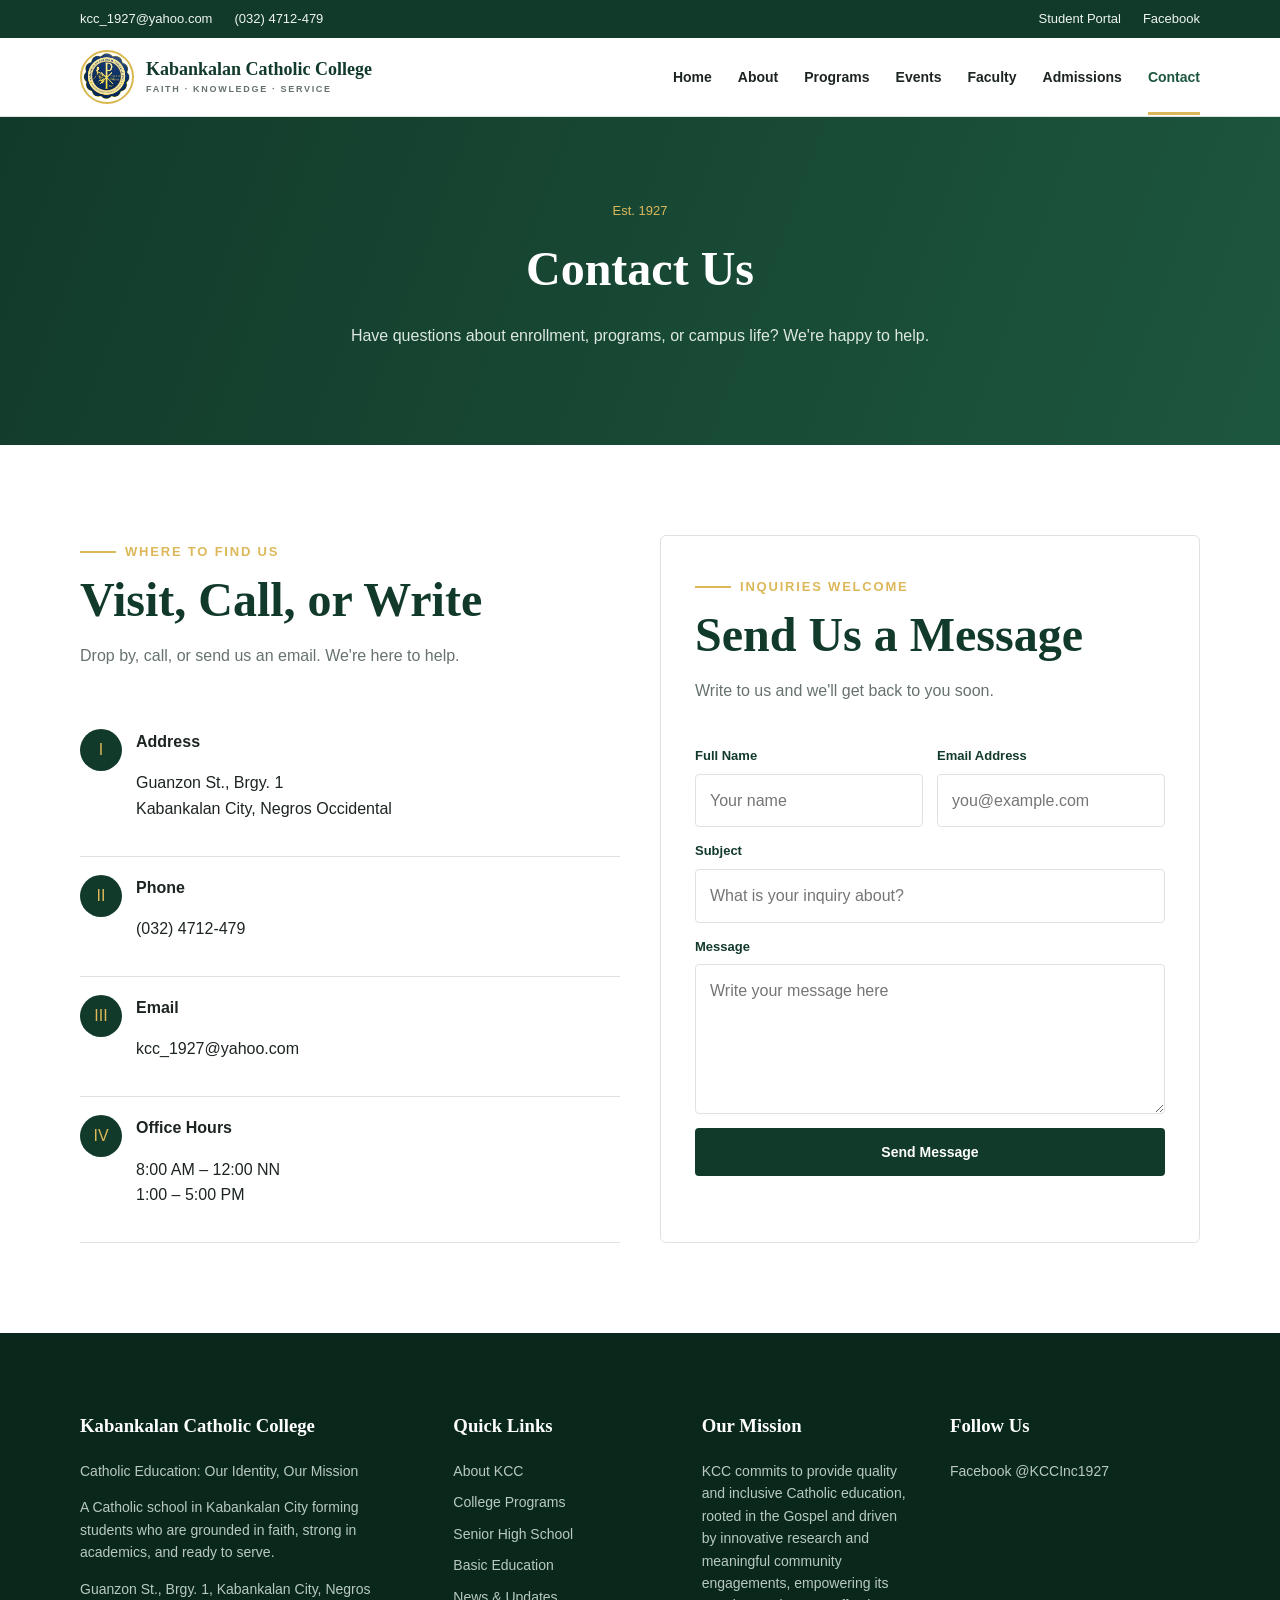
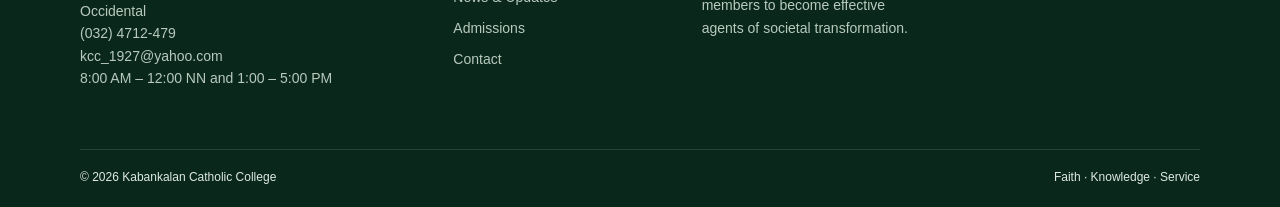
<file: contact.html>
<!doctype html>
<html lang="en">
<head><meta charset="utf-8"><meta name="viewport" content="width=device-width, initial-scale=1"><title>Contact — KCC</title><link rel="stylesheet" href="assets/style.css"></head>
<body>
<div class="topbar"><div class="container"><div class="topbar-info"><span>kcc_1927@yahoo.com</span><span>(032) 4712-479</span></div><div class="topbar-links"><a href="contact.html">Student Portal</a><a href="https://www.facebook.com/KCCInc1927" target="_blank" rel="noopener">Facebook</a></div></div></div>
<header class="site-header"><div class="container nav"><a class="brand" href="index.html"><span class="brand-mark" role="img" aria-label="Kabankalan Catholic College logo"></span><span class="brand-name">Kabankalan Catholic College<small>FAITH · KNOWLEDGE · SERVICE</small></span></a><button class="menu-toggle" aria-label="Open menu" aria-expanded="false">☰</button><nav class="nav-links"><a href="index.html">Home</a><a href="about.html">About</a><a href="course-details.html">Programs</a><a href="events.html">Events</a><a href="trainers.html">Faculty</a><a href="pricing.html">Admissions</a><a class="active" href="contact.html">Contact</a></nav></div></header>
<main><section class="page-hero"><div class="container"><span class="breadcrumb">Est. 1927</span><h1>Contact Us</h1><p>Have questions about enrollment, programs, or campus life? We're happy to help.</p></div></section>
<section class="section"><div class="container contact-grid"><div><div class="section-heading"><span class="eyebrow">Where to Find Us</span><h2>Visit, Call, or Write</h2><p>Drop by, call, or send us an email. We're here to help.</p></div><div class="contact-card"><span>I</span><div><strong>Address</strong><p>Guanzon St., Brgy. 1<br>Kabankalan City, Negros Occidental</p></div></div><div class="contact-card"><span>II</span><div><strong>Phone</strong><p>(032) 4712-479</p></div></div><div class="contact-card"><span>III</span><div><strong>Email</strong><p>kcc_1927@yahoo.com</p></div></div><div class="contact-card"><span>IV</span><div><strong>Office Hours</strong><p>8:00 AM – 12:00 NN<br>1:00 – 5:00 PM</p></div></div></div>
<form class="main-panel"><div class="section-heading"><span class="eyebrow">Inquiries Welcome</span><h2>Send Us a Message</h2><p>Write to us and we'll get back to you soon.</p></div><div class="form-grid"><div class="field"><label for="name">Full Name</label><input id="name" name="name" placeholder="Your name"></div><div class="field"><label for="email">Email Address</label><input id="email" name="email" type="email" placeholder="you@example.com"></div><div class="field full"><label for="subject">Subject</label><input id="subject" name="subject" placeholder="What is your inquiry about?"></div><div class="field full"><label for="message">Message</label><textarea id="message" name="message" placeholder="Write your message here"></textarea></div><div class="field full"><button class="btn" type="submit" style="border:0;background:var(--green);color:white">Send Message</button></div></div></form></div></section></main>
<footer class="footer"><div class="container"><div class="footer-grid"><div><h3>Kabankalan Catholic College</h3><p>Catholic Education: Our Identity, Our Mission</p><p>A Catholic school in Kabankalan City forming students who are grounded in faith, strong in academics, and ready to serve.</p><p>Guanzon St., Brgy. 1, Kabankalan City, Negros Occidental<br>(032) 4712-479<br>kcc_1927@yahoo.com<br>8:00 AM – 12:00 NN and 1:00 – 5:00 PM</p></div><div><h3>Quick Links</h3><div class="footer-links"><a href="about.html">About KCC</a><a href="course-details.html">College Programs</a><a href="starter-page.html">Senior High School</a><a href="starter-page.html">Basic Education</a><a href="events.html">News &amp; Updates</a><a href="pricing.html">Admissions</a><a href="contact.html">Contact</a></div></div><div><h3>Our Mission</h3><p>KCC commits to provide quality and inclusive Catholic education, rooted in the Gospel and driven by innovative research and meaningful community engagements, empowering its members to become effective agents of societal transformation.</p></div><div><h3>Follow Us</h3><p><a href="https://www.facebook.com/KCCInc1927" target="_blank" rel="noopener">Facebook @KCCInc1927</a></p></div></div><div class="footer-bottom"><span>© 2026 Kabankalan Catholic College</span><span>Faith · Knowledge · Service</span></div></div></footer>
<script src="assets/main.js"></script>
</body></html>
</file>
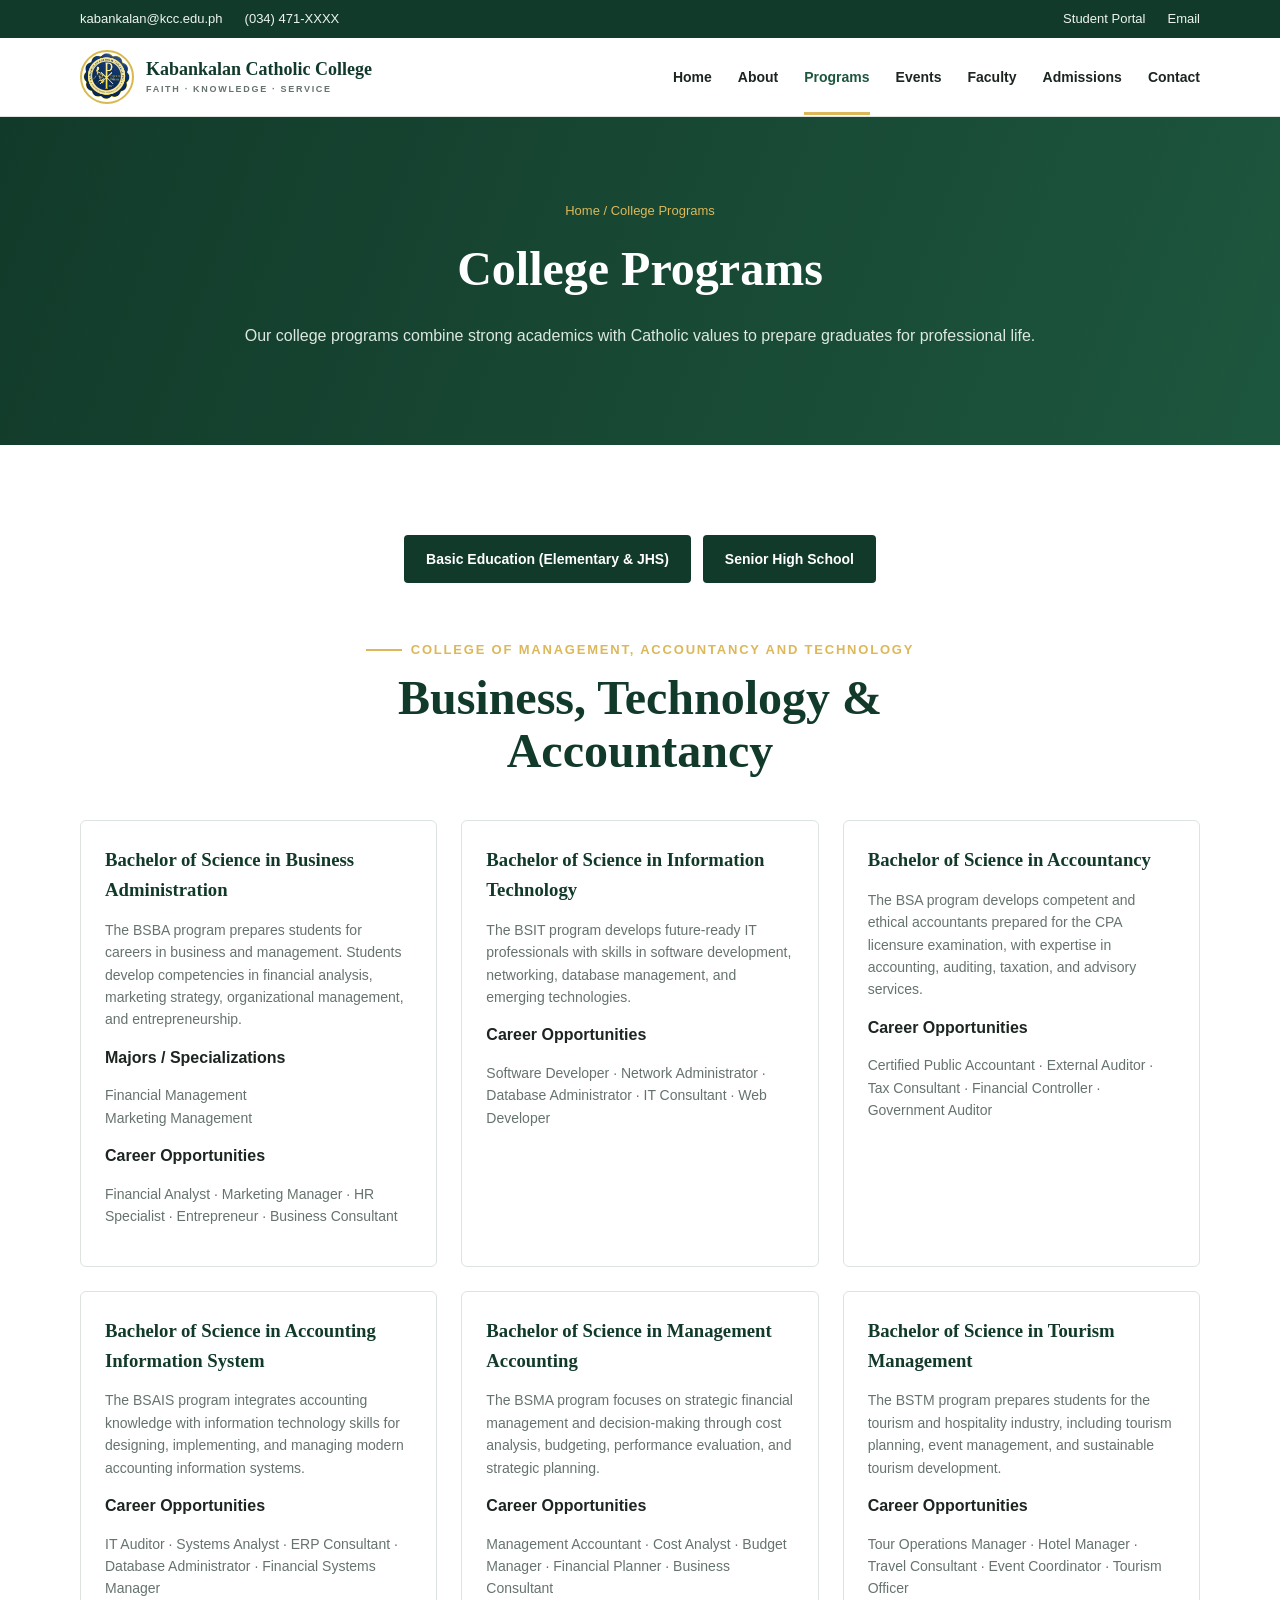
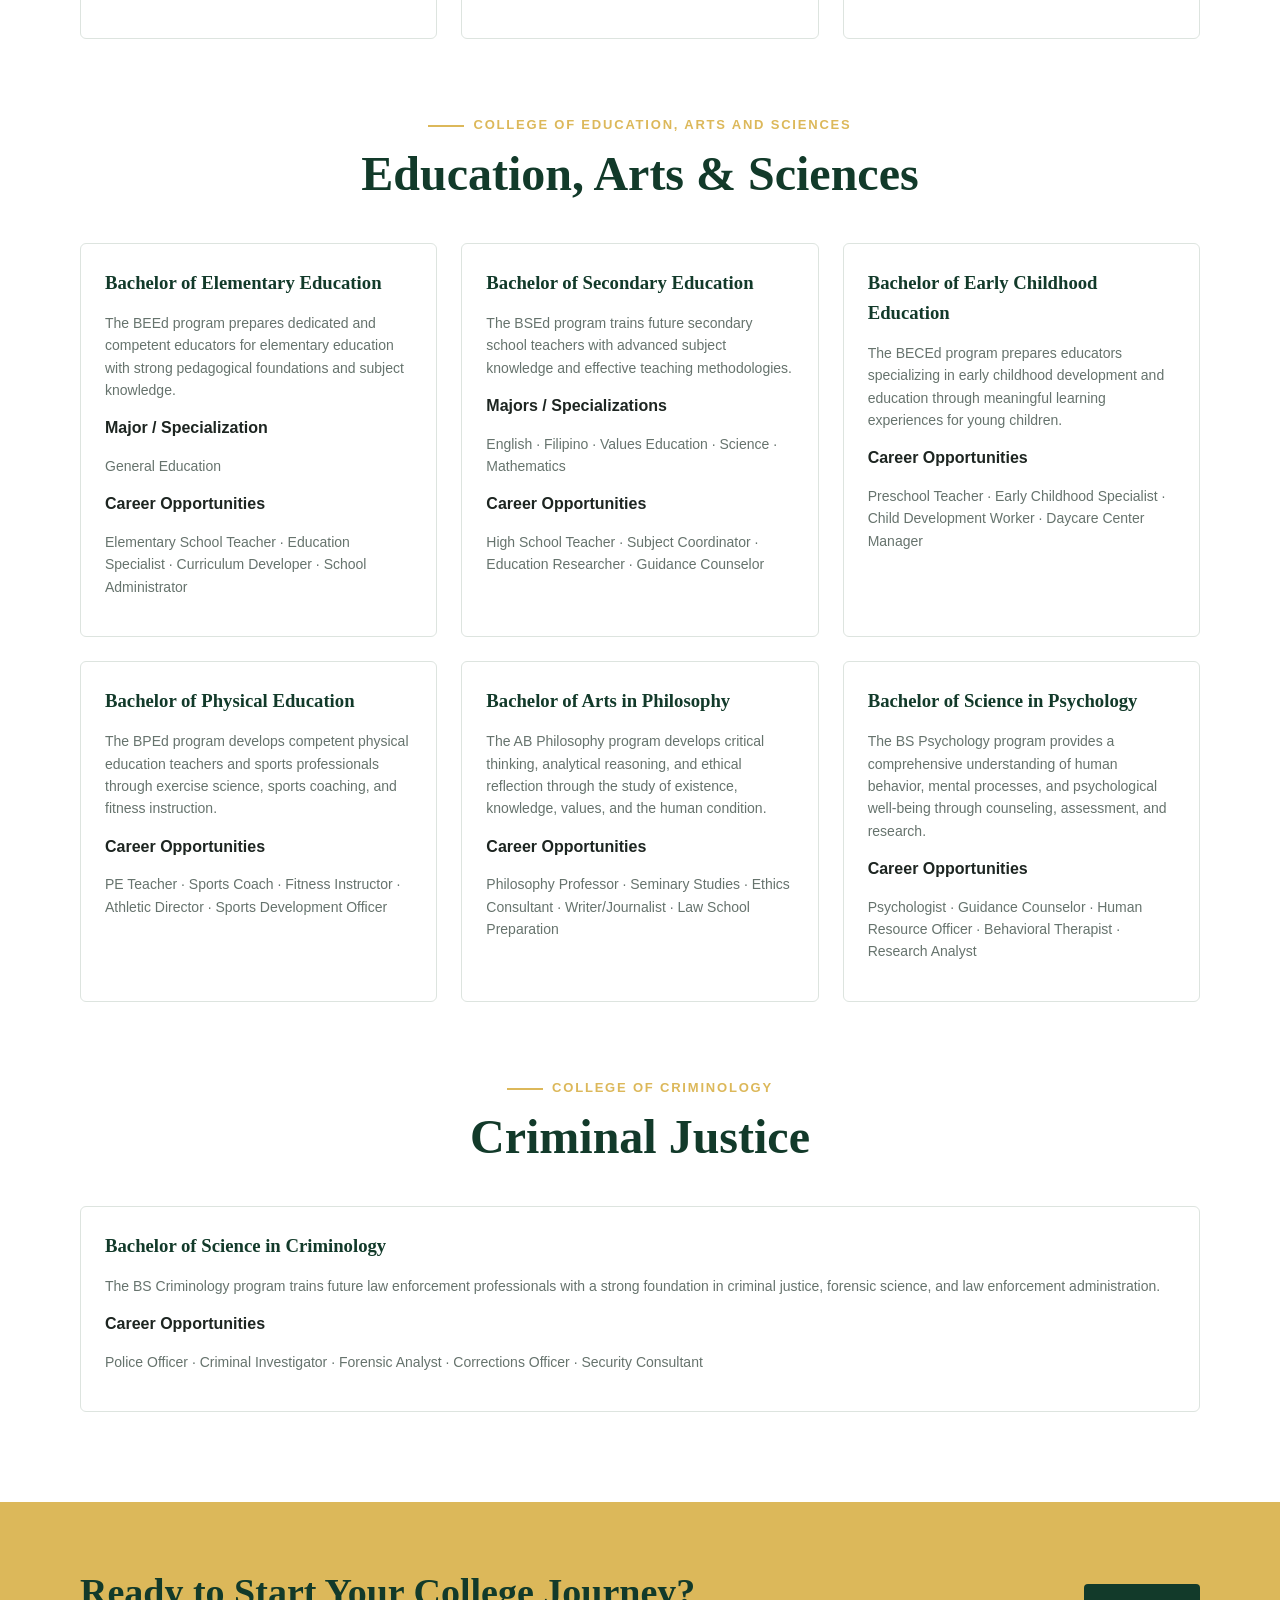
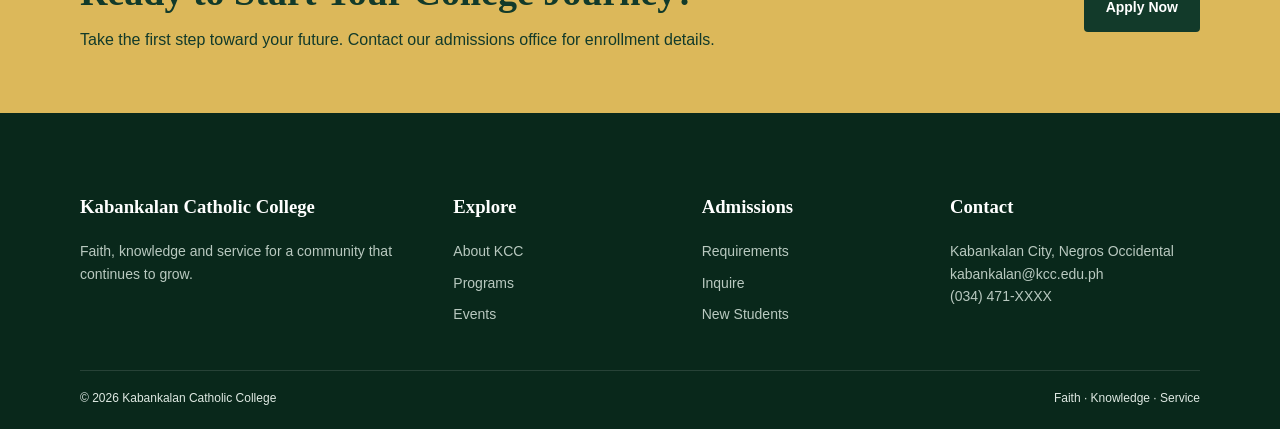
<file: course-details.html>
<!doctype html>
<html lang="en">
<head><meta charset="utf-8"><meta name="viewport" content="width=device-width, initial-scale=1"><title>Academic Programs — KCC</title><link rel="stylesheet" href="assets/style.css"></head>
<body>
<div class="topbar"><div class="container"><div class="topbar-info"><span>kabankalan@kcc.edu.ph</span><span>(034) 471-XXXX</span></div><div class="topbar-links"><a href="contact.html">Student Portal</a><a href="contact.html">Email</a></div></div></div>
<header class="site-header"><div class="container nav"><a class="brand" href="index.html"><span class="brand-mark" role="img" aria-label="Kabankalan Catholic College logo"></span><span class="brand-name">Kabankalan Catholic College<small>FAITH · KNOWLEDGE · SERVICE</small></span></a><button class="menu-toggle" aria-label="Open menu" aria-expanded="false">☰</button><nav class="nav-links"><a href="index.html">Home</a><a href="about.html">About</a><a class="active" href="course-details.html">Programs</a><a href="events.html">Events</a><a href="trainers.html">Faculty</a><a href="pricing.html">Admissions</a><a href="contact.html">Contact</a></nav></div></header>
<main>
<section class="page-hero"><div class="container"><span class="breadcrumb">Home / College Programs</span><h1>College Programs</h1><p>Our college programs combine strong academics with Catholic values to prepare graduates for professional life.</p></div></section>
<section class="section"><div class="container">
<div class="hero-actions" style="justify-content:center;margin:0 0 50px"><a class="btn" style="background:var(--green);color:white" href="https://kcc.edu.ph/basic-education" target="_blank" rel="noopener">Basic Education (Elementary &amp; JHS)</a><a class="btn" style="background:var(--green);color:white" href="https://kcc.edu.ph/senior-high" target="_blank" rel="noopener">Senior High School</a></div>
<div class="section-heading center"><span class="eyebrow">College of Management, Accountancy and Technology</span><h2>Business, Technology &amp; Accountancy</h2></div>
<div class="cards-grid">
<article class="card"><div class="card-body"><h3>Bachelor of Science in Business Administration</h3><p>The BSBA program prepares students for careers in business and management. Students develop competencies in financial analysis, marketing strategy, organizational management, and entrepreneurship.</p><strong>Majors / Specializations</strong><p>Financial Management<br>Marketing Management</p><strong>Career Opportunities</strong><p>Financial Analyst · Marketing Manager · HR Specialist · Entrepreneur · Business Consultant</p></div></article>
<article class="card"><div class="card-body"><h3>Bachelor of Science in Information Technology</h3><p>The BSIT program develops future-ready IT professionals with skills in software development, networking, database management, and emerging technologies.</p><strong>Career Opportunities</strong><p>Software Developer · Network Administrator · Database Administrator · IT Consultant · Web Developer</p></div></article>
<article class="card"><div class="card-body"><h3>Bachelor of Science in Accountancy</h3><p>The BSA program develops competent and ethical accountants prepared for the CPA licensure examination, with expertise in accounting, auditing, taxation, and advisory services.</p><strong>Career Opportunities</strong><p>Certified Public Accountant · External Auditor · Tax Consultant · Financial Controller · Government Auditor</p></div></article>
<article class="card"><div class="card-body"><h3>Bachelor of Science in Accounting Information System</h3><p>The BSAIS program integrates accounting knowledge with information technology skills for designing, implementing, and managing modern accounting information systems.</p><strong>Career Opportunities</strong><p>IT Auditor · Systems Analyst · ERP Consultant · Database Administrator · Financial Systems Manager</p></div></article>
<article class="card"><div class="card-body"><h3>Bachelor of Science in Management Accounting</h3><p>The BSMA program focuses on strategic financial management and decision-making through cost analysis, budgeting, performance evaluation, and strategic planning.</p><strong>Career Opportunities</strong><p>Management Accountant · Cost Analyst · Budget Manager · Financial Planner · Business Consultant</p></div></article>
<article class="card"><div class="card-body"><h3>Bachelor of Science in Tourism Management</h3><p>The BSTM program prepares students for the tourism and hospitality industry, including tourism planning, event management, and sustainable tourism development.</p><strong>Career Opportunities</strong><p>Tour Operations Manager · Hotel Manager · Travel Consultant · Event Coordinator · Tourism Officer</p></div></article>
</div>

<div class="section-heading center" style="margin-top:70px"><span class="eyebrow">College of Education, Arts and Sciences</span><h2>Education, Arts &amp; Sciences</h2></div>
<div class="cards-grid">
<article class="card"><div class="card-body"><h3>Bachelor of Elementary Education</h3><p>The BEEd program prepares dedicated and competent educators for elementary education with strong pedagogical foundations and subject knowledge.</p><strong>Major / Specialization</strong><p>General Education</p><strong>Career Opportunities</strong><p>Elementary School Teacher · Education Specialist · Curriculum Developer · School Administrator</p></div></article>
<article class="card"><div class="card-body"><h3>Bachelor of Secondary Education</h3><p>The BSEd program trains future secondary school teachers with advanced subject knowledge and effective teaching methodologies.</p><strong>Majors / Specializations</strong><p>English · Filipino · Values Education · Science · Mathematics</p><strong>Career Opportunities</strong><p>High School Teacher · Subject Coordinator · Education Researcher · Guidance Counselor</p></div></article>
<article class="card"><div class="card-body"><h3>Bachelor of Early Childhood Education</h3><p>The BECEd program prepares educators specializing in early childhood development and education through meaningful learning experiences for young children.</p><strong>Career Opportunities</strong><p>Preschool Teacher · Early Childhood Specialist · Child Development Worker · Daycare Center Manager</p></div></article>
<article class="card"><div class="card-body"><h3>Bachelor of Physical Education</h3><p>The BPEd program develops competent physical education teachers and sports professionals through exercise science, sports coaching, and fitness instruction.</p><strong>Career Opportunities</strong><p>PE Teacher · Sports Coach · Fitness Instructor · Athletic Director · Sports Development Officer</p></div></article>
<article class="card"><div class="card-body"><h3>Bachelor of Arts in Philosophy</h3><p>The AB Philosophy program develops critical thinking, analytical reasoning, and ethical reflection through the study of existence, knowledge, values, and the human condition.</p><strong>Career Opportunities</strong><p>Philosophy Professor · Seminary Studies · Ethics Consultant · Writer/Journalist · Law School Preparation</p></div></article>
<article class="card"><div class="card-body"><h3>Bachelor of Science in Psychology</h3><p>The BS Psychology program provides a comprehensive understanding of human behavior, mental processes, and psychological well-being through counseling, assessment, and research.</p><strong>Career Opportunities</strong><p>Psychologist · Guidance Counselor · Human Resource Officer · Behavioral Therapist · Research Analyst</p></div></article>
</div>

<div class="section-heading center" style="margin-top:70px"><span class="eyebrow">College of Criminology</span><h2>Criminal Justice</h2></div>
<div class="cards-grid" style="grid-template-columns:minmax(260px,1fr)">
<article class="card"><div class="card-body"><h3>Bachelor of Science in Criminology</h3><p>The BS Criminology program trains future law enforcement professionals with a strong foundation in criminal justice, forensic science, and law enforcement administration.</p><strong>Career Opportunities</strong><p>Police Officer · Criminal Investigator · Forensic Analyst · Corrections Officer · Security Consultant</p></div></article>
</div>
</div></section>

<section class="cta"><div class="container cta-inner"><div><h2>Ready to Start Your College Journey?</h2><p>Take the first step toward your future. Contact our admissions office for enrollment details.</p></div><a class="btn" href="https://kcc.wela.ph/" target="_blank" rel="noopener">Apply Now</a></div></section>
</main>
<footer class="footer"><div class="container"><div class="footer-grid"><div><h3>Kabankalan Catholic College</h3><p>Faith, knowledge and service for a community that continues to grow.</p></div><div><h3>Explore</h3><div class="footer-links"><a href="about.html">About KCC</a><a href="course-details.html">Programs</a><a href="events.html">Events</a></div></div><div><h3>Admissions</h3><div class="footer-links"><a href="pricing.html">Requirements</a><a href="contact.html">Inquire</a><a href="starter-page.html">New Students</a></div></div><div><h3>Contact</h3><p>Kabankalan City, Negros Occidental<br>kabankalan@kcc.edu.ph<br>(034) 471-XXXX</p></div></div><div class="footer-bottom"><span>© 2026 Kabankalan Catholic College</span><span>Faith · Knowledge · Service</span></div></div></footer>
<script src="assets/main.js"></script>
</body></html>
</file>
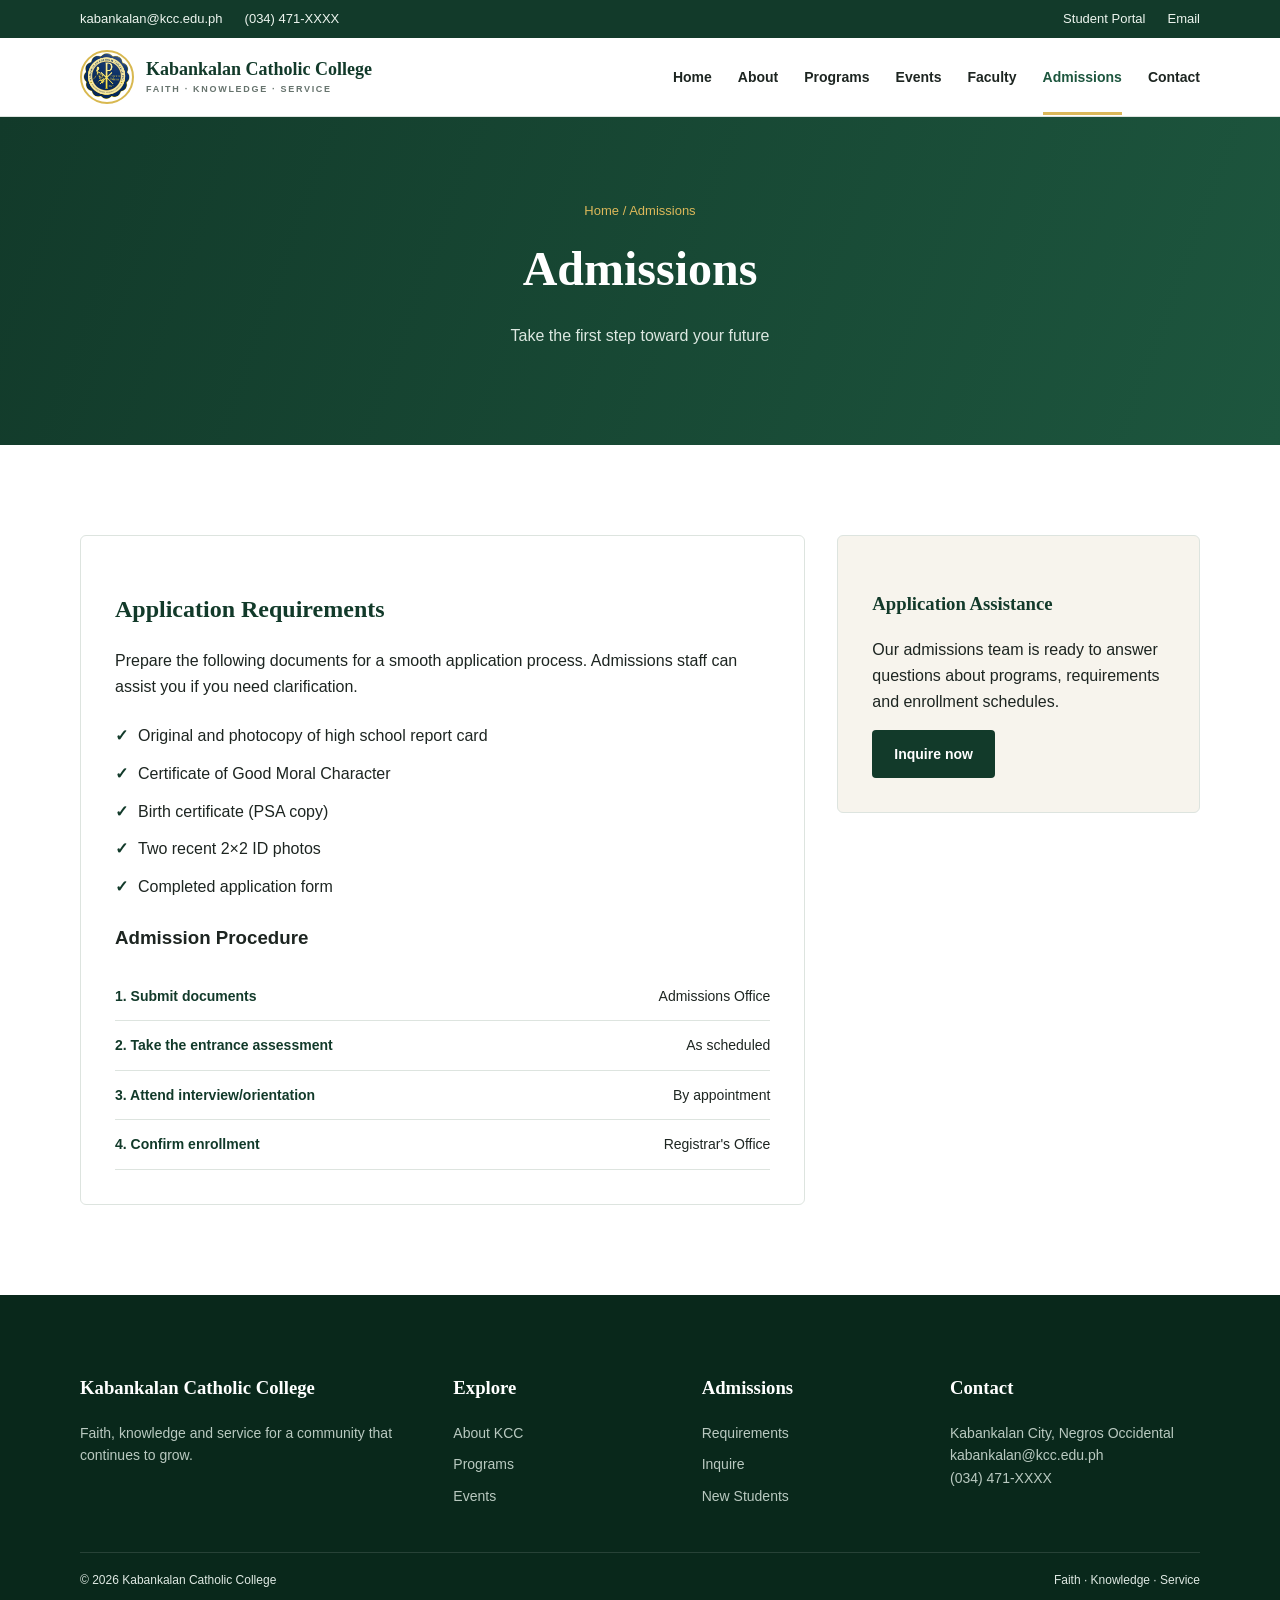
<file: pricing.html>
<!doctype html>
<html lang="en">
<head><meta charset="utf-8"><meta name="viewport" content="width=device-width, initial-scale=1"><title>Admissions — KCC</title><link rel="stylesheet" href="assets/style.css"></head>
<body>
<div class="topbar"><div class="container"><div class="topbar-info"><span>kabankalan@kcc.edu.ph</span><span>(034) 471-XXXX</span></div><div class="topbar-links"><a href="contact.html">Student Portal</a><a href="contact.html">Email</a></div></div></div>
<header class="site-header"><div class="container nav"><a class="brand" href="index.html"><span class="brand-mark" role="img" aria-label="Kabankalan Catholic College logo"></span><span class="brand-name">Kabankalan Catholic College<small>FAITH · KNOWLEDGE · SERVICE</small></span></a><button class="menu-toggle" aria-label="Open menu" aria-expanded="false">☰</button><nav class="nav-links"><a href="index.html">Home</a><a href="about.html">About</a><a href="course-details.html">Programs</a><a href="events.html">Events</a><a href="trainers.html">Faculty</a><a class="active" href="pricing.html">Admissions</a><a href="contact.html">Contact</a></nav></div></header>
<main><section class="page-hero"><div class="container"><span class="breadcrumb">Home / Admissions</span><h1>Admissions</h1><p>Take the first step toward your future</p></div></section>
<section class="section"><div class="container content-grid"><div class="main-panel"><h2>Application Requirements</h2><p>Prepare the following documents for a smooth application process. Admissions staff can assist you if you need clarification.</p><ul class="check-list"><li>Original and photocopy of high school report card</li><li>Certificate of Good Moral Character</li><li>Birth certificate (PSA copy)</li><li>Two recent 2×2 ID photos</li><li>Completed application form</li></ul><h3>Admission Procedure</h3><div class="info-row"><strong>1. Submit documents</strong><span>Admissions Office</span></div><div class="info-row"><strong>2. Take the entrance assessment</strong><span>As scheduled</span></div><div class="info-row"><strong>3. Attend interview/orientation</strong><span>By appointment</span></div><div class="info-row"><strong>4. Confirm enrollment</strong><span>Registrar's Office</span></div></div><aside class="side-panel"><h3>Application Assistance</h3><p>Our admissions team is ready to answer questions about programs, requirements and enrollment schedules.</p><a class="btn" style="background:var(--green);color:white" href="contact.html">Inquire now</a></aside></div></section></main>
<footer class="footer"><div class="container"><div class="footer-grid"><div><h3>Kabankalan Catholic College</h3><p>Faith, knowledge and service for a community that continues to grow.</p></div><div><h3>Explore</h3><div class="footer-links"><a href="about.html">About KCC</a><a href="course-details.html">Programs</a><a href="events.html">Events</a></div></div><div><h3>Admissions</h3><div class="footer-links"><a href="pricing.html">Requirements</a><a href="contact.html">Inquire</a><a href="starter-page.html">New Students</a></div></div><div><h3>Contact</h3><p>Kabankalan City, Negros Occidental<br>kabankalan@kcc.edu.ph<br>(034) 471-XXXX</p></div></div><div class="footer-bottom"><span>© 2026 Kabankalan Catholic College</span><span>Faith · Knowledge · Service</span></div></div></footer>
<script src="assets/main.js"></script>
</body></html>
</file>
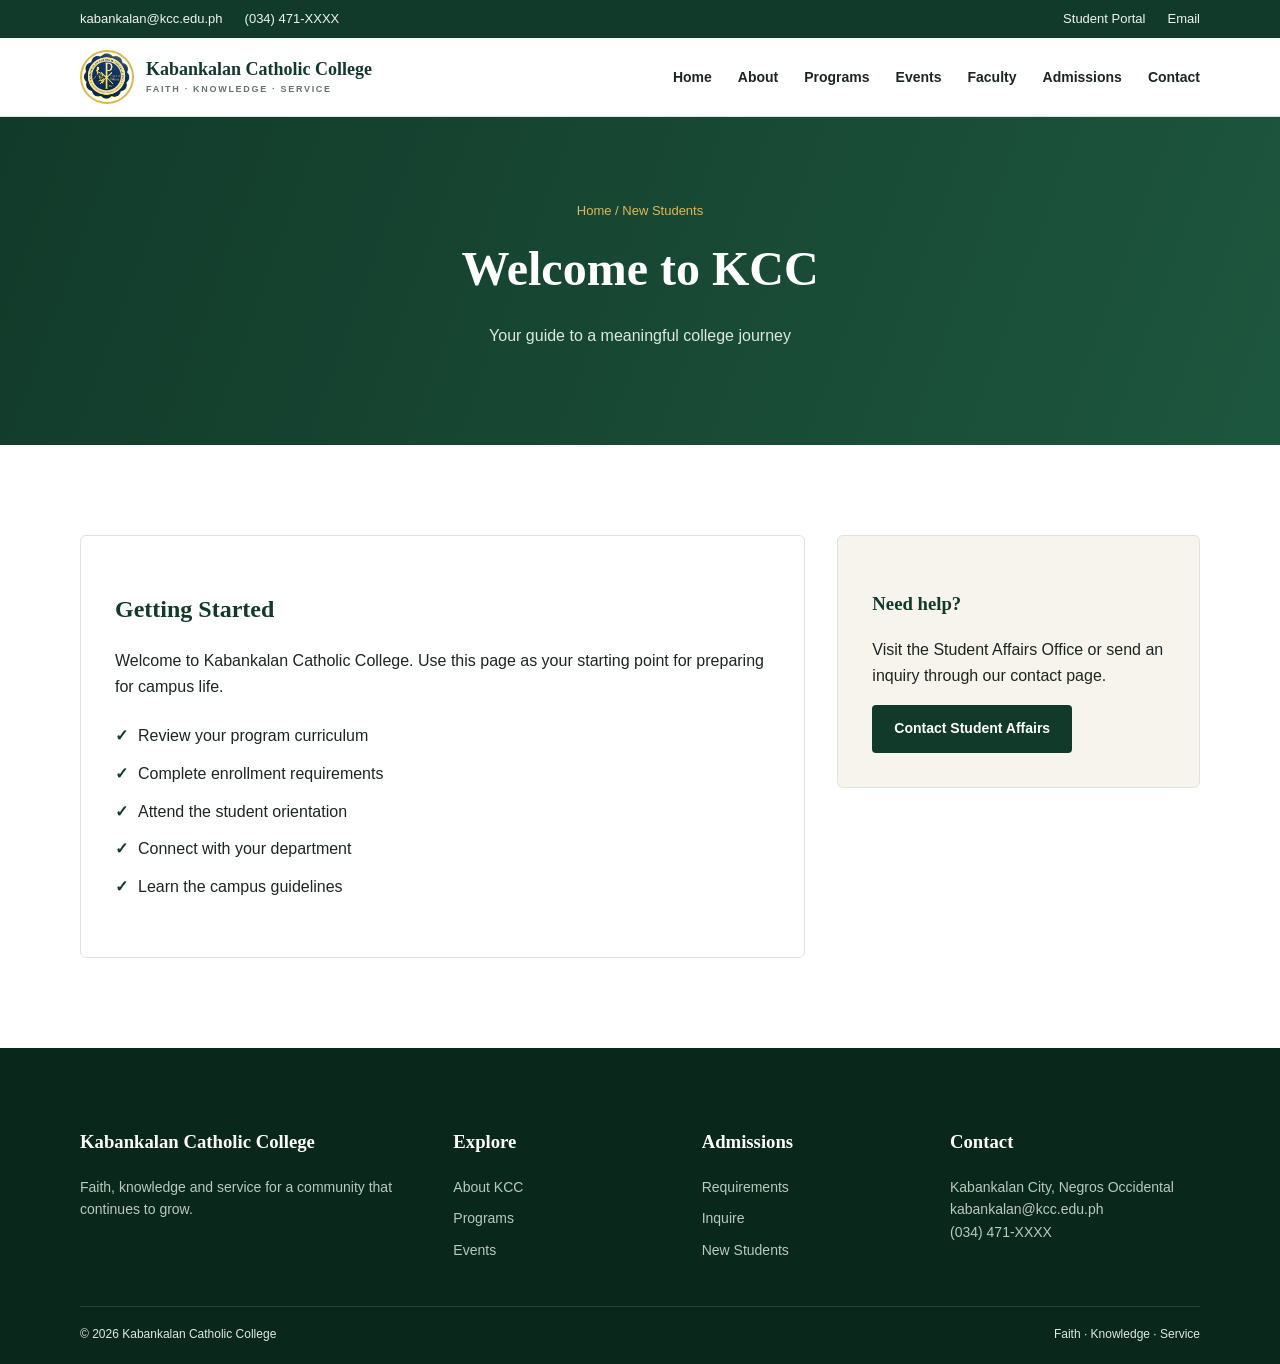
<file: starter-page.html>
<!doctype html>
<html lang="en">
<head><meta charset="utf-8"><meta name="viewport" content="width=device-width, initial-scale=1"><title>New Students — KCC</title><link rel="stylesheet" href="assets/style.css"></head>
<body>
<div class="topbar"><div class="container"><div class="topbar-info"><span>kabankalan@kcc.edu.ph</span><span>(034) 471-XXXX</span></div><div class="topbar-links"><a href="contact.html">Student Portal</a><a href="contact.html">Email</a></div></div></div>
<header class="site-header"><div class="container nav"><a class="brand" href="index.html"><span class="brand-mark" role="img" aria-label="Kabankalan Catholic College logo"></span><span class="brand-name">Kabankalan Catholic College<small>FAITH · KNOWLEDGE · SERVICE</small></span></a><button class="menu-toggle" aria-label="Open menu" aria-expanded="false">☰</button><nav class="nav-links"><a href="index.html">Home</a><a href="about.html">About</a><a href="course-details.html">Programs</a><a href="events.html">Events</a><a href="trainers.html">Faculty</a><a href="pricing.html">Admissions</a><a href="contact.html">Contact</a></nav></div></header>
<main><section class="page-hero"><div class="container"><span class="breadcrumb">Home / New Students</span><h1>Welcome to KCC</h1><p>Your guide to a meaningful college journey</p></div></section>
<section class="section"><div class="container content-grid"><div class="main-panel"><h2>Getting Started</h2><p>Welcome to Kabankalan Catholic College. Use this page as your starting point for preparing for campus life.</p><ul class="check-list"><li>Review your program curriculum</li><li>Complete enrollment requirements</li><li>Attend the student orientation</li><li>Connect with your department</li><li>Learn the campus guidelines</li></ul></div><aside class="side-panel"><h3>Need help?</h3><p>Visit the Student Affairs Office or send an inquiry through our contact page.</p><a class="btn" style="background:var(--green);color:white" href="contact.html">Contact Student Affairs</a></aside></div></section></main>
<footer class="footer"><div class="container"><div class="footer-grid"><div><h3>Kabankalan Catholic College</h3><p>Faith, knowledge and service for a community that continues to grow.</p></div><div><h3>Explore</h3><div class="footer-links"><a href="about.html">About KCC</a><a href="course-details.html">Programs</a><a href="events.html">Events</a></div></div><div><h3>Admissions</h3><div class="footer-links"><a href="pricing.html">Requirements</a><a href="contact.html">Inquire</a><a href="starter-page.html">New Students</a></div></div><div><h3>Contact</h3><p>Kabankalan City, Negros Occidental<br>kabankalan@kcc.edu.ph<br>(034) 471-XXXX</p></div></div><div class="footer-bottom"><span>© 2026 Kabankalan Catholic College</span><span>Faith · Knowledge · Service</span></div></div></footer>
<script src="assets/main.js"></script>
</body></html>
</file>
<file: assets/style.css>
:root {
  --green: #123a2a;
  --green-2: #1d563e;
  --gold: #dcb85a;
  --cream: #f7f4ed;
  --ink: #1d2521;
  --muted: #66736d;
  --white: #fff;
  --line: #dde4df;
  --shadow: 0 18px 50px rgba(18,58,42,.12);
}

* { box-sizing: border-box; }
html { scroll-behavior: smooth; }
body {
  margin: 0;
  font-family: "Segoe UI", Arial, sans-serif;
  color: var(--ink);
  background: var(--white);
  line-height: 1.6;
}
img { max-width: 100%; display: block; }
a { color: inherit; text-decoration: none; }
.container { width: min(1120px, calc(100% - 40px)); margin-inline: auto; }

.topbar { background: var(--green); color: #edf5ef; font-size: 13px; }
.topbar .container { height: 38px; display: flex; align-items: center; justify-content: space-between; }
.topbar-info, .topbar-links { display: flex; gap: 22px; }

.site-header { position: sticky; top: 0; z-index: 20; background: rgba(255,255,255,.96); border-bottom: 1px solid var(--line); backdrop-filter: blur(12px); }
.nav { height: 78px; display: flex; align-items: center; justify-content: space-between; }
.brand { display: flex; align-items: center; gap: 12px; }
.brand-mark { width: 54px; height: 54px; flex: none; display: grid; place-items: center; border-radius: 50%; background: #fff url("kcc-logo.png") center/cover no-repeat; border: 2px solid #d8b84f; font-size: 0; }
.brand-name { font-family: Georgia, serif; font-size: 18px; line-height: 1.15; color: var(--green); font-weight: 700; }
.brand-name small { display:block; font-family: "Segoe UI", sans-serif; font-size: 9px; letter-spacing: 1.7px; color: var(--muted); margin-top: 4px; }
.nav-links { display:flex; align-items:center; gap: 26px; font-size: 14px; font-weight: 700; }
.nav-links a { padding: 27px 0 24px; border-bottom: 3px solid transparent; }
.nav-links a:hover, .nav-links a.active { color: var(--green-2); border-bottom-color: var(--gold); }
.menu-toggle { display:none; border:0; background:none; font-size:26px; color:var(--green); }

.hero { min-height: 620px; display:flex; align-items:center; color:var(--white); background:
  linear-gradient(90deg, rgba(8,41,29,.92) 0%, rgba(10,48,34,.72) 52%, rgba(10,48,34,.28) 100%),
  url("https://images.unsplash.com/photo-1562774053-701939374585?auto=format&fit=crop&w=1800&q=85") center/cover;
}
.hero-content { max-width: 650px; padding: 70px 0; }
.eyebrow { display:inline-flex; align-items:center; gap:9px; color:var(--gold); font-size:13px; font-weight:800; letter-spacing:1.8px; text-transform:uppercase; }
.eyebrow::before { content:""; width:36px; height:2px; background:var(--gold); }
.hero h1 { margin:18px 0 18px; font-family:Georgia, serif; font-size: clamp(46px, 6vw, 72px); line-height:1.02; letter-spacing:-2px; }
.hero p { max-width:580px; font-size:18px; color:#edf3ef; }
.hero-actions { display:flex; gap:12px; margin-top:30px; }
.btn { display:inline-flex; align-items:center; justify-content:center; min-height:48px; padding:12px 22px; border-radius:4px; font-weight:800; font-size:14px; transition:.2s; }
.btn-gold { background:var(--gold); color:var(--green); }
.btn-gold:hover { background:#e8c96d; transform:translateY(-2px); }
.btn-outline { border:1px solid rgba(255,255,255,.65); color:white; }
.btn-outline:hover { background:white; color:var(--green); }

.quick-strip { background:var(--cream); border-bottom:1px solid #ebe7dd; }
.quick-grid { display:grid; grid-template-columns:repeat(4,1fr); }
.quick-item { display:flex; align-items:center; gap:13px; padding:22px 18px; border-right:1px solid #ddd8ca; }
.quick-item:first-child { border-left:1px solid #ddd8ca; }
.quick-icon { width:42px; height:42px; display:grid; place-items:center; border-radius:50%; background:var(--green); color:var(--gold); font-weight:bold; }
.quick-item strong { display:block; color:var(--green); }
.quick-item span { font-size:12px; color:var(--muted); }

.section { padding:90px 0; }
.section-cream { background:var(--cream); }
.section-heading { max-width:650px; margin-bottom:42px; }
.section-heading.center { margin-inline:auto; text-align:center; }
.section-heading.center .eyebrow { justify-content:center; }
.section-heading h2 { margin:12px 0 12px; font-family:Georgia, serif; font-size:clamp(34px,4vw,48px); line-height:1.1; color:var(--green); }
.section-heading p { color:var(--muted); }

.about-grid { display:grid; grid-template-columns:1fr 1fr; align-items:center; gap:70px; }
.image-frame { position:relative; }
.image-frame img { width:100%; height:460px; object-fit:cover; border-radius:6px; }
.image-badge { position:absolute; right:-30px; bottom:-28px; width:150px; padding:22px; background:var(--gold); color:var(--green); text-align:center; box-shadow:var(--shadow); }
.image-badge strong { display:block; font-family:Georgia, serif; font-size:38px; line-height:1; }
.check-list { padding:0; margin:24px 0; list-style:none; }
.check-list li { margin:12px 0; }
.check-list li::before { content:"✓"; margin-right:10px; color:var(--green); font-weight:900; }

.cards-grid { display:grid; grid-template-columns:repeat(3,1fr); gap:24px; }
.card { background:white; border:1px solid var(--line); border-radius:6px; overflow:hidden; transition:.25s; }
.card:hover { transform:translateY(-7px); box-shadow:var(--shadow); }
.card img { width:100%; height:220px; object-fit:cover; }
.card-body { padding:24px; }
.card-body h3 { margin:0 0 8px; font-family:Georgia, serif; color:var(--green); }
.card-body p { color:var(--muted); font-size:14px; }
.text-link { color:var(--green-2); font-weight:800; font-size:13px; }

.stats { background:var(--green); color:white; }
.stats-grid { display:grid; grid-template-columns:repeat(4,1fr); text-align:center; }
.stat { padding:42px 20px; border-right:1px solid rgba(255,255,255,.14); }
.stat:last-child { border-right:0; }
.stat strong { display:block; color:var(--gold); font-family:Georgia, serif; font-size:42px; line-height:1; }
.stat span { font-size:13px; text-transform:uppercase; letter-spacing:1px; }

.feature-grid { display:grid; grid-template-columns:repeat(3,1fr); gap:22px; }
.feature { padding:32px; border:1px solid var(--line); border-radius:6px; background:white; }
.feature-number { color:var(--gold); font-family:Georgia, serif; font-size:32px; }
.feature h3 { color:var(--green); margin:12px 0 8px; }
.feature p { color:var(--muted); font-size:14px; }

.cta { padding:60px 0; background:var(--gold); color:var(--green); }
.cta-inner { display:flex; justify-content:space-between; align-items:center; gap:30px; }
.cta h2 { margin:0; font-family:Georgia, serif; font-size:38px; }
.cta p { margin:4px 0 0; }
.cta .btn { background:var(--green); color:white; white-space:nowrap; }

.page-hero { padding:80px 0; background:linear-gradient(110deg,var(--green),var(--green-2)); color:white; text-align:center; }
.page-hero h1 { margin:8px 0 10px; font-family:Georgia, serif; font-size:48px; }
.page-hero p { color:#dce8e1; }
.breadcrumb { color:var(--gold); font-size:13px; }

.content-grid { display:grid; grid-template-columns:2fr 1fr; gap:32px; }
.main-panel, .side-panel { background:white; border:1px solid var(--line); border-radius:6px; padding:34px; }
.main-panel h2, .side-panel h3 { color:var(--green); font-family:Georgia, serif; }
.side-panel { align-self:start; background:var(--cream); }
.info-row { display:flex; justify-content:space-between; gap:12px; padding:13px 0; border-bottom:1px solid var(--line); font-size:14px; }
.info-row strong { color:var(--green); }

.contact-grid { display:grid; grid-template-columns:1fr 1fr; gap:40px; }
.form-grid { display:grid; grid-template-columns:1fr 1fr; gap:14px; }
.field { display:flex; flex-direction:column; gap:7px; }
.field.full { grid-column:1/-1; }
.field label { font-size:13px; font-weight:800; color:var(--green); }
.field input, .field textarea, .field select { width:100%; border:1px solid var(--line); border-radius:4px; padding:13px 14px; font:inherit; background:white; }
.field textarea { min-height:150px; resize:vertical; }
.contact-card { display:flex; gap:14px; padding:18px 0; border-bottom:1px solid var(--line); }
.contact-card span { width:42px; height:42px; flex:none; display:grid; place-items:center; background:var(--green); color:var(--gold); border-radius:50%; }

.footer { background:#09281b; color:#dfe9e3; padding:60px 0 20px; }
.footer-grid { display:grid; grid-template-columns:1.6fr 1fr 1fr 1.2fr; gap:40px; }
.footer h3 { color:white; font-family:Georgia, serif; }
.footer p, .footer a { color:#b9c9c0; font-size:14px; }
.footer-links { display:flex; flex-direction:column; gap:9px; }
.footer-bottom { margin-top:45px; padding-top:18px; border-top:1px solid rgba(255,255,255,.12); display:flex; justify-content:space-between; font-size:12px; }

@media (max-width:900px) {
  .topbar { display:none; }
  .menu-toggle { display:block; }
  .nav-links { display:none; position:absolute; left:0; right:0; top:78px; padding:18px 20px; background:white; box-shadow:var(--shadow); flex-direction:column; align-items:flex-start; gap:0; }
  .nav-links.open { display:flex; }
  .nav-links a { width:100%; padding:12px 0; border-bottom:1px solid var(--line); }
  .quick-grid, .stats-grid { grid-template-columns:repeat(2,1fr); }
  .about-grid, .contact-grid, .content-grid { grid-template-columns:1fr; }
  .cards-grid, .feature-grid { grid-template-columns:1fr 1fr; }
  .footer-grid { grid-template-columns:1fr 1fr; }
  .image-badge { right:15px; }
}

@media (max-width:600px) {
  .container { width:min(100% - 28px,1120px); }
  .brand-name { font-size:14px; }
  .hero { min-height:560px; }
  .hero h1 { font-size:43px; }
  .hero-actions, .cta-inner { flex-direction:column; align-items:flex-start; }
  .quick-grid, .cards-grid, .feature-grid, .stats-grid, .footer-grid { grid-template-columns:1fr; }
  .quick-item, .quick-item:first-child { border:0; border-bottom:1px solid #ddd8ca; }
  .stat { border-right:0; border-bottom:1px solid rgba(255,255,255,.14); }
  .section { padding:65px 0; }
  .image-frame img { height:350px; }
  .form-grid { grid-template-columns:1fr; }
  .field.full { grid-column:auto; }
  .footer-bottom { flex-direction:column; gap:8px; }
  .cta h2 { font-size:31px; }
}
</file>
